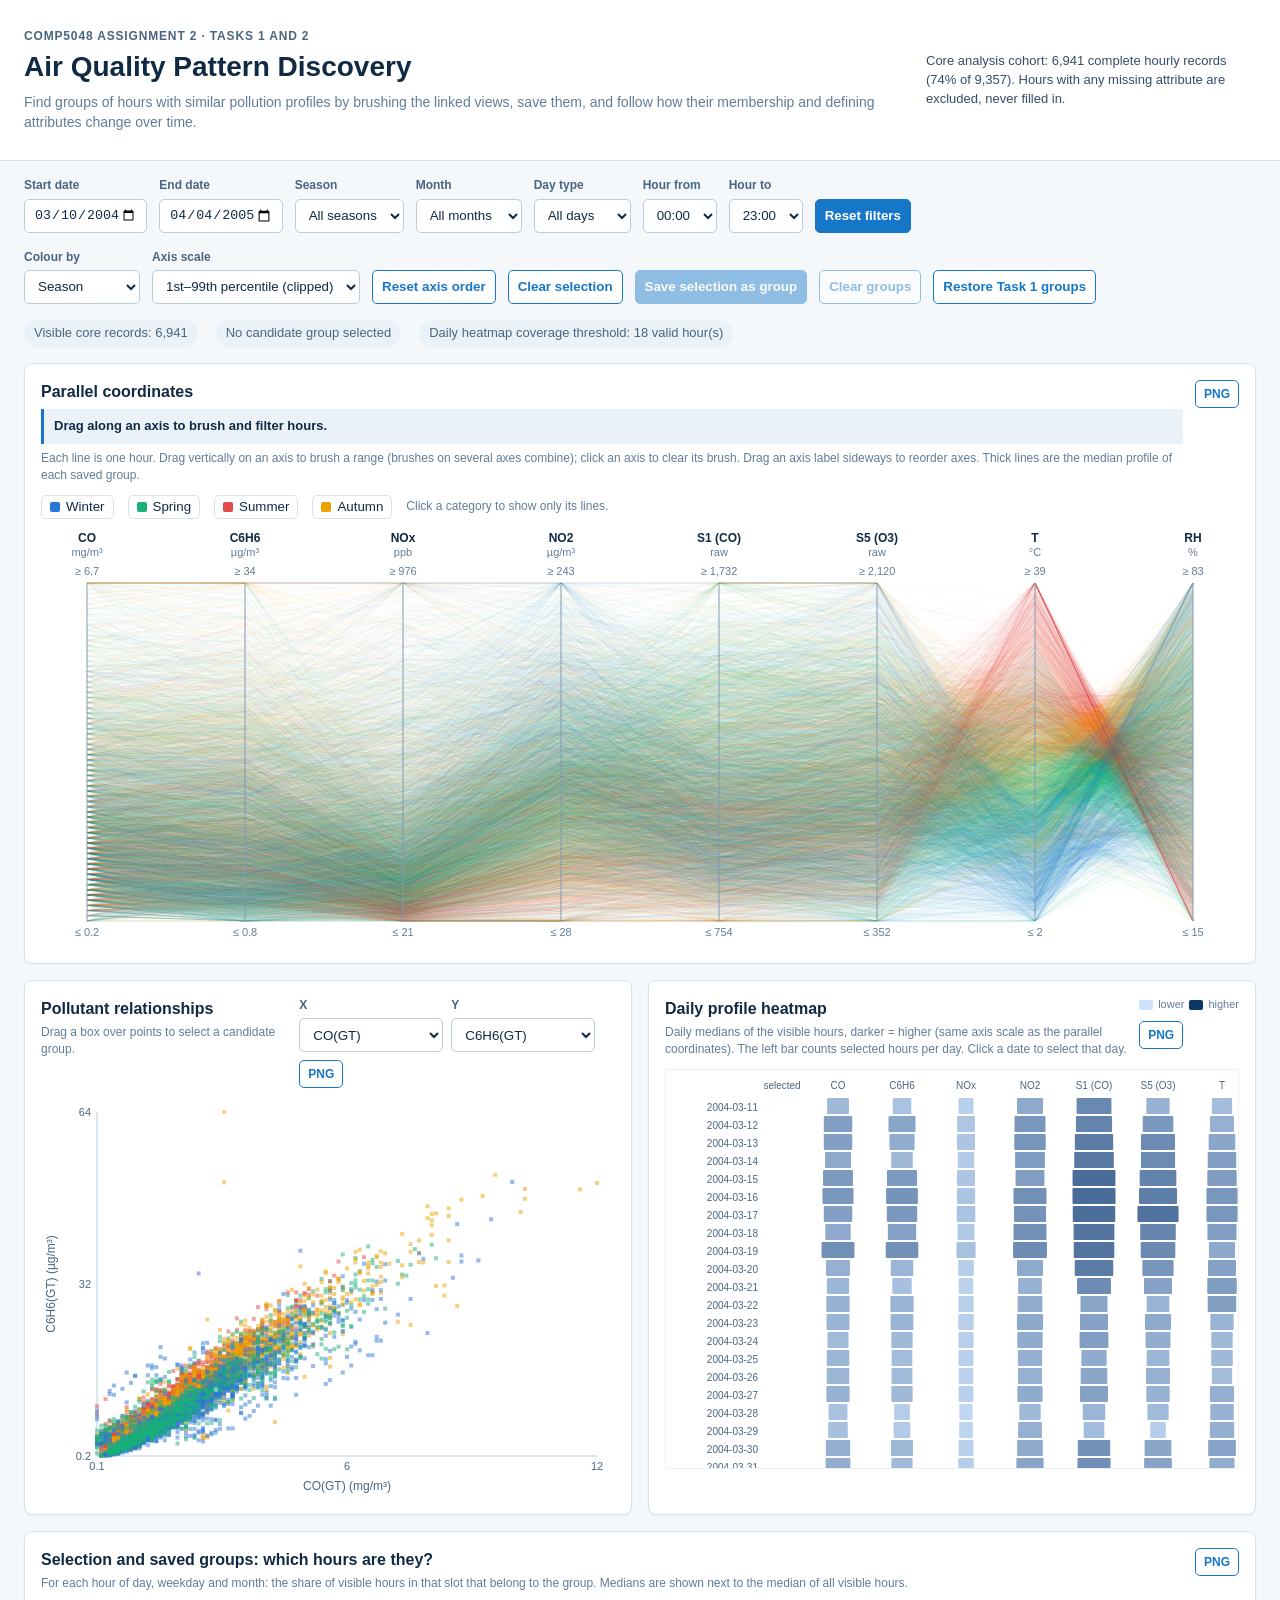
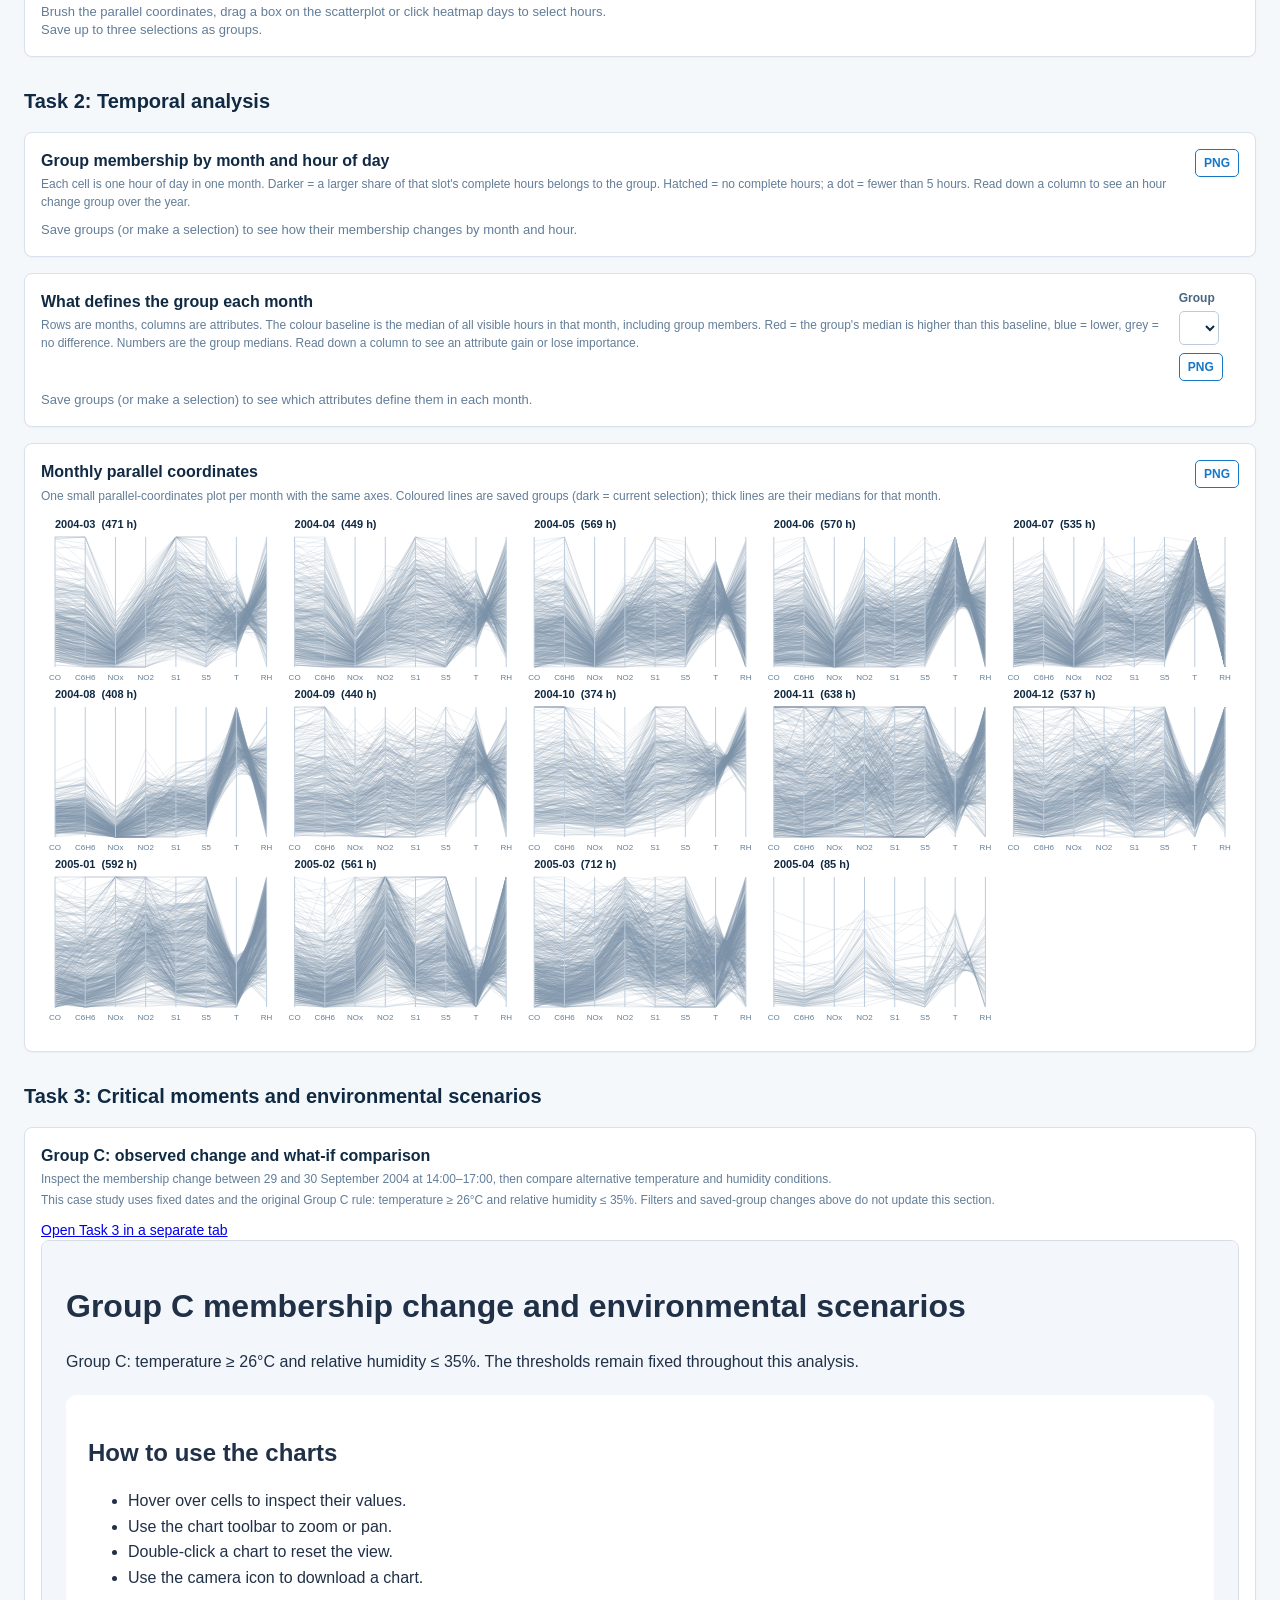
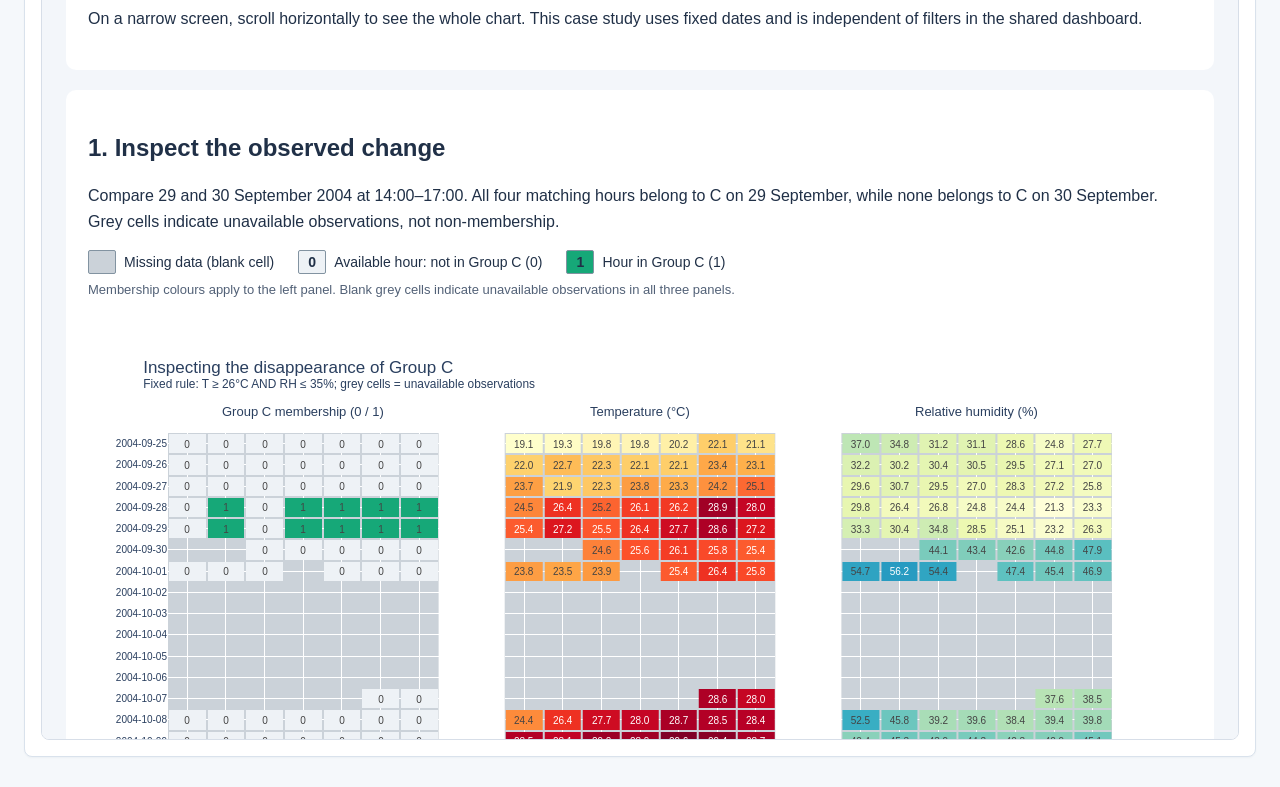
<file: code/task-1/html/index.html>
<!doctype html>
<html lang="en">
<head>
  <meta charset="utf-8">
  <meta name="viewport" content="width=device-width, initial-scale=1">
  <title>Air Quality Visual Analytics</title>
  <link rel="stylesheet" href="styles.css">
  <link rel="stylesheet" href="tableau-theme.css">
</head>
<body>
  <header>
    <div>
      <p class="eyebrow">COMP5048 Assignment 2 · Tasks 1 and 2</p>
      <h1>Air Quality Pattern Discovery</h1>
      <p class="subtitle">Find groups of hours with similar pollution profiles by brushing the linked views, save them, and follow how their membership and defining attributes change over time.</p>
    </div>
    <div class="cohort-note" id="cohortNote"></div>
  </header>

  <section class="controls" aria-label="Filters">
    <label>Start date <input id="startDate" type="date"></label>
    <label>End date <input id="endDate" type="date"></label>
    <label>Season <select id="season"><option value="All">All seasons</option><option>Winter</option><option>Spring</option><option>Summer</option><option>Autumn</option></select></label>
    <label>Month <select id="month"><option value="0">All months</option></select></label>
    <label>Day type <select id="dayType"><option value="All">All days</option><option>Weekday</option><option>Weekend</option></select></label>
    <label>Hour from <select id="hourFrom"></select></label>
    <label>Hour to <select id="hourTo"></select></label>
    <button id="resetFilters">Reset filters</button>
  </section>

  <section class="controls encoding-row" aria-label="Encoding">
    <label>Colour by <select id="colourBy"><option value="season">Season</option><option value="timeOfDay">Time of day</option><option value="dayType">Day type</option><option value="group">Saved group</option><option value="none">None</option></select></label>
    <label>Axis scale <select id="scale"><option value="p99">1st–99th percentile (clipped)</option><option value="minmax">Full min–max</option></select></label>
    <button class="secondary" id="resetAxes">Reset axis order</button>
    <button class="secondary" id="clearSelection">Clear selection</button>
    <button id="saveGroup">Save selection as group</button>
    <button class="secondary" id="clearGroups">Clear groups</button>
    <button class="secondary" id="restoreGroups">Restore Task 1 groups</button>
  </section>

  <section class="status-row" aria-live="polite">
    <span id="visibleCount"></span>
    <span id="selectedCount"></span>
    <span id="coverageInfo"></span>
  </section>

  <main>
    <section class="card parallel-card">
      <div class="card-heading">
        <div>
          <h2>Parallel coordinates</h2>
          <p class="brush-instruction">Drag along an axis to brush and filter hours.</p>
          <p>Each line is one hour. Drag vertically on an axis to brush a range (brushes on several axes combine); click an axis to clear its brush. Drag an axis label sideways to reorder axes. Thick lines are the median profile of each saved group.</p>
        </div>
        <button class="secondary small" data-export="parallel">PNG</button>
      </div>
      <div class="colour-legend" id="colourLegend" aria-label="Colour legend"></div>
      <div class="canvas-wrap"><canvas id="parallel"></canvas></div>
    </section>

    <section class="card scatter-card">
      <div class="card-heading">
        <div><h2>Pollutant relationships</h2><p>Drag a box over points to select a candidate group.</p></div>
        <div class="axis-controls"><label>X <select id="xField"></select></label><label>Y <select id="yField"></select></label><button class="secondary small" data-export="scatter">PNG</button></div>
      </div>
      <div class="canvas-wrap"><canvas id="scatter"></canvas><div id="tooltip" class="tooltip" hidden></div></div>
    </section>

    <section class="card heat-card">
      <div class="card-heading">
        <div><h2>Daily profile heatmap</h2><p>Daily medians of the visible hours, darker = higher (same axis scale as the parallel coordinates). The left bar counts selected hours per day. Click a date to select that day.</p></div>
        <div class="axis-controls"><span class="legend"><i class="low"></i> lower <i class="high"></i> higher</span><button class="secondary small" data-export="heatmap">PNG</button></div>
      </div>
      <div class="scroll-view"><svg id="heatmap" role="img" aria-label="Daily profile heatmap"></svg></div>
    </section>

    <section class="card groups-card">
      <div class="card-heading">
        <div><h2>Selection and saved groups: which hours are they?</h2><p>For each hour of day, weekday and month: the share of visible hours in that slot that belong to the group. Medians are shown next to the median of all visible hours.</p></div>
        <button class="secondary small" data-export="groups">PNG</button>
      </div>
      <div id="groups" class="groups-grid"></div>
    </section>

    <h2 class="section-title">Task 2: Temporal analysis</h2>

    <section class="card membership-card">
      <div class="card-heading">
        <div><h2>Group membership by month and hour of day</h2><p>Each cell is one hour of day in one month. Darker = a larger share of that slot's complete hours belongs to the group. Hatched = no complete hours; a dot = fewer than 5 hours. Read down a column to see an hour change group over the year.</p></div>
        <button class="secondary small" data-export="membership">PNG</button>
      </div>
      <div id="membership" class="membership-grid"></div>
    </section>

    <section class="card profile-card">
      <div class="card-heading">
        <div><h2>What defines the group each month</h2><p>Rows are months, columns are attributes. The colour baseline is the median of all visible hours in that month, including group members. Red = the group's median is higher than this baseline, blue = lower, grey = no difference. Numbers are the group medians. Read down a column to see an attribute gain or lose importance.</p></div>
        <div class="axis-controls"><label>Group <select id="profileEntity"></select></label><button class="secondary small" data-export="profile">PNG</button></div>
      </div>
      <div id="profile" class="scroll-x"></div>
    </section>

    <section class="card monthly-card">
      <div class="card-heading">
        <div><h2>Monthly parallel coordinates</h2><p>One small parallel-coordinates plot per month with the same axes. Coloured lines are saved groups (dark = current selection); thick lines are their medians for that month.</p></div>
        <button class="secondary small" data-export="monthly">PNG</button>
      </div>
      <div class="canvas-wrap"><canvas id="monthly"></canvas></div>
    </section>
        <h2 class="section-title" id="task3">
      Task 3: Critical moments and environmental scenarios
    </h2>

    <section class="card" style="grid-column: 1 / -1;">
      <div class="card-heading">
        <div>
          <h2>Group C: observed change and what-if comparison</h2>
          <p>
            Inspect the membership change between 29 and 30
            September 2004 at 14:00–17:00, then compare
            alternative temperature and humidity conditions.
          </p>
          <p>
            This case study uses fixed dates and the original
            Group C rule: temperature ≥ 26°C and relative
            humidity ≤ 35%. Filters and saved-group changes
            above do not update this section.
          </p>
        </div>
      </div>

      <p>
        <a
          href="../../task-3/task3_interactive.html"
          target="_blank"
          rel="noopener"
        >
          Open Task 3 in a separate tab
        </a>
      </p>

      <iframe
        src="../../task-3/task3_interactive.html"
        title="Task 3 interactive evidence and environmental scenarios"
        loading="lazy"
        style="
          display: block;
          width: 100%;
          height: 1100px;
          border: 1px solid #d7dee8;
          border-radius: 8px;
          background: white;
        "
      ></iframe>
    </section>
  </main>

  <script src="data.js"></script>
  <script src="app.js"></script>
</body>
</html>
</file>
<file: code/task-1/html/styles.css>
:root{--ink:#102a43;--muted:#627d98;--border:#d9e2ec;--panel:#fff;--ground:#f5f8fb;--blue:#1677c8;--orange:#e8892f;--gray:#9fb3c8;--navy:#0b3c5d}*{box-sizing:border-box}body{margin:0;background:var(--ground);color:var(--ink);font:14px/1.45 Arial,Helvetica,sans-serif}header{display:flex;justify-content:space-between;gap:24px;padding:28px max(24px,calc((100vw - 1500px)/2));background:#fff;border-bottom:1px solid var(--border)}h1,h2,p{margin:0}h1{font-size:28px;line-height:1.15}.eyebrow{margin-bottom:6px;color:#486581;font-size:12px;font-weight:700;letter-spacing:.07em;text-transform:uppercase}.subtitle{margin-top:8px;color:var(--muted)}.cohort-note{align-self:center;max-width:330px;color:#334e68;font-size:13px}.controls,.status-row,main{max-width:1500px;margin-left:auto;margin-right:auto}.controls{display:flex;flex-wrap:wrap;gap:12px;align-items:end;padding:16px 24px}.controls label,.axis-controls label{display:grid;gap:4px;color:#486581;font-size:12px;font-weight:700}.controls input,.controls select,.axis-controls select,button{height:34px;border:1px solid #bcccdc;border-radius:5px;background:#fff;color:var(--ink);padding:0 9px}button{cursor:pointer;background:var(--blue);border-color:var(--blue);color:#fff;font-weight:700}button.secondary{background:#fff;color:var(--blue);border-color:var(--blue)}.status-row{display:flex;flex-wrap:wrap;gap:18px;padding:0 24px 16px;color:#486581;font-size:13px}.status-row span{background:#eaf2f8;border-radius:99px;padding:4px 10px}main{display:grid;grid-template-columns:minmax(0,1.2fr) minmax(0,1fr);gap:16px;padding:0 24px 30px}.card{min-width:0;background:var(--panel);border:1px solid var(--border);border-radius:8px;box-shadow:0 1px 2px rgba(16,42,67,.04);padding:16px}.heat-card{grid-column:1/2}.scatter-card{grid-column:2/3}.parallel-card,.time-card{grid-column:span 1}.profile-card{grid-column:1/2}.evidence-card{grid-column:2/3}.card-heading{display:flex;justify-content:space-between;gap:12px;align-items:flex-start;margin-bottom:10px}h2{font-size:16px}.card-heading p,.muted{margin-top:4px;color:var(--muted);font-size:12px}.axis-controls{display:flex;gap:8px;flex-wrap:wrap}.canvas-wrap{position:relative;height:330px}.canvas-wrap canvas{width:100%;height:100%;display:block;touch-action:none}.scroll-view{max-height:400px;overflow:auto;border:1px solid #edf2f7}.scroll-view svg{display:block;min-width:680px}.legend{display:flex;align-items:center;gap:5px;color:var(--muted);font-size:11px;white-space:nowrap}.legend i{display:inline-block;width:14px;height:10px;border-radius:2px}.legend .low{background:#2b6cb0}.legend .high{background:#d53f3a}.tooltip{position:absolute;z-index:2;max-width:240px;padding:8px 10px;background:#102a43;color:#fff;border-radius:5px;font-size:12px;pointer-events:none;white-space:pre-line}.table-wrap{overflow:auto}table{width:100%;border-collapse:collapse;font-size:13px}th,td{padding:8px;border-bottom:1px solid #edf2f7;text-align:right;white-space:nowrap}th:first-child,td:first-child{text-align:left}th{color:#486581;font-size:11px;text-transform:uppercase}.evidence-card ol{padding-left:21px;margin:10px 0}.evidence-card li{margin:4px 0}@media(max-width:950px){header{display:block}.cohort-note{margin-top:16px}main{grid-template-columns:1fr}.heat-card,.scatter-card,.parallel-card,.time-card,.profile-card,.evidence-card{grid-column:1}.canvas-wrap{height:300px}}
</file>
<file: code/task-1/html/tableau-theme.css>
/* Task 1 layout and encodings, layered on styles.css. */
:root {
  --series-1: #2a78d6;  /* blue   - validated categorical slots (all-pairs) */
  --series-2: #eb6834;  /* orange */
  --series-3: #1baf7a;  /* aqua   */
  --seq-low: #cde2fb;   /* sequential blue ramp for the heatmap */
  --seq-high: #0d366b;
}

.encoding-row { padding-top: 0; }
button.small { height: 28px; padding: 0 8px; font-size: 12px; }
button:disabled { opacity: .45; cursor: not-allowed; }

/* Parallel coordinates is the primary discovery view, so it spans the full width. */
main { grid-template-columns: minmax(0, 1fr) minmax(0, 1fr); }
.parallel-card { grid-column: 1 / 3; grid-row: 1; }
.scatter-card { grid-column: 1 / 2; grid-row: 2; }
.heat-card { grid-column: 2 / 3; grid-row: 2; }
.groups-card { grid-column: 1 / 3; grid-row: 3; }
.parallel-card .canvas-wrap { height: 420px; }
.parallel-card .brush-instruction {
  margin: 6px 0;
  padding: 8px 10px;
  border-left: 3px solid var(--blue);
  background: #eaf2f8;
  color: var(--ink);
  font-size: 13px;
  font-weight: 700;
}
.scatter-card .canvas-wrap { height: 400px; }
.heat-card .scroll-view { max-height: 400px; }

.colour-legend {
  display: flex;
  flex-wrap: wrap;
  gap: 6px 14px;
  min-height: 22px;
  margin: 0 0 8px;
  color: #486581;
  font-size: 12px;
}
.colour-legend button {
  display: inline-flex;
  align-items: center;
  gap: 6px;
  height: 24px;
  padding: 0 8px;
  background: #fff;
  border: 1px solid var(--border);
  color: var(--ink);
  font-weight: 400;
}
.colour-legend button[aria-pressed="true"] { border-color: var(--ink); font-weight: 700; }
.colour-legend button.dimmed { color: #9fb3c8; }
.colour-legend i { display: inline-block; width: 10px; height: 10px; border-radius: 2px; }
.colour-legend .hint { align-self: center; color: var(--muted); }

.legend .low { background: var(--seq-low); }
.legend .high { background: var(--seq-high); }

.groups-grid { display: grid; grid-template-columns: repeat(auto-fill, minmax(560px, 1fr)); gap: 14px; }
.group-card { border: 1px solid var(--border); border-radius: 8px; padding: 12px; }
.group-card h3 { display: flex; align-items: center; gap: 8px; margin: 0 0 2px; font-size: 14px; }
.group-card h3 i { display: inline-block; width: 12px; height: 12px; border-radius: 3px; }
.group-card .defined-by { margin: 0 0 8px; color: var(--muted); font-size: 12px; }
.group-card svg { display: block; width: 100%; height: auto; }
.group-card table { margin-top: 6px; font-size: 12px; }
.group-card th, .group-card td { padding: 3px 6px; }
.empty-note { color: var(--muted); font-size: 13px; }

/* Task 2 temporal views */
.section-title { grid-column: 1 / 3; margin: 14px 0 0; font-size: 20px; }
.membership-card, .profile-card, .monthly-card { grid-column: 1 / 3; }
.membership-grid { display: flex; flex-wrap: wrap; gap: 18px; }
.membership-grid svg, .scroll-x svg { display: block; max-width: 100%; height: auto; }
.scroll-x { overflow-x: auto; }

@media (max-width: 950px) {
  main { grid-template-columns: 1fr; }
  .parallel-card, .scatter-card, .heat-card, .groups-card, .section-title,
  .membership-card, .profile-card, .monthly-card { grid-column: 1; grid-row: auto; }
  .groups-grid { grid-template-columns: 1fr; }
}
</file>
